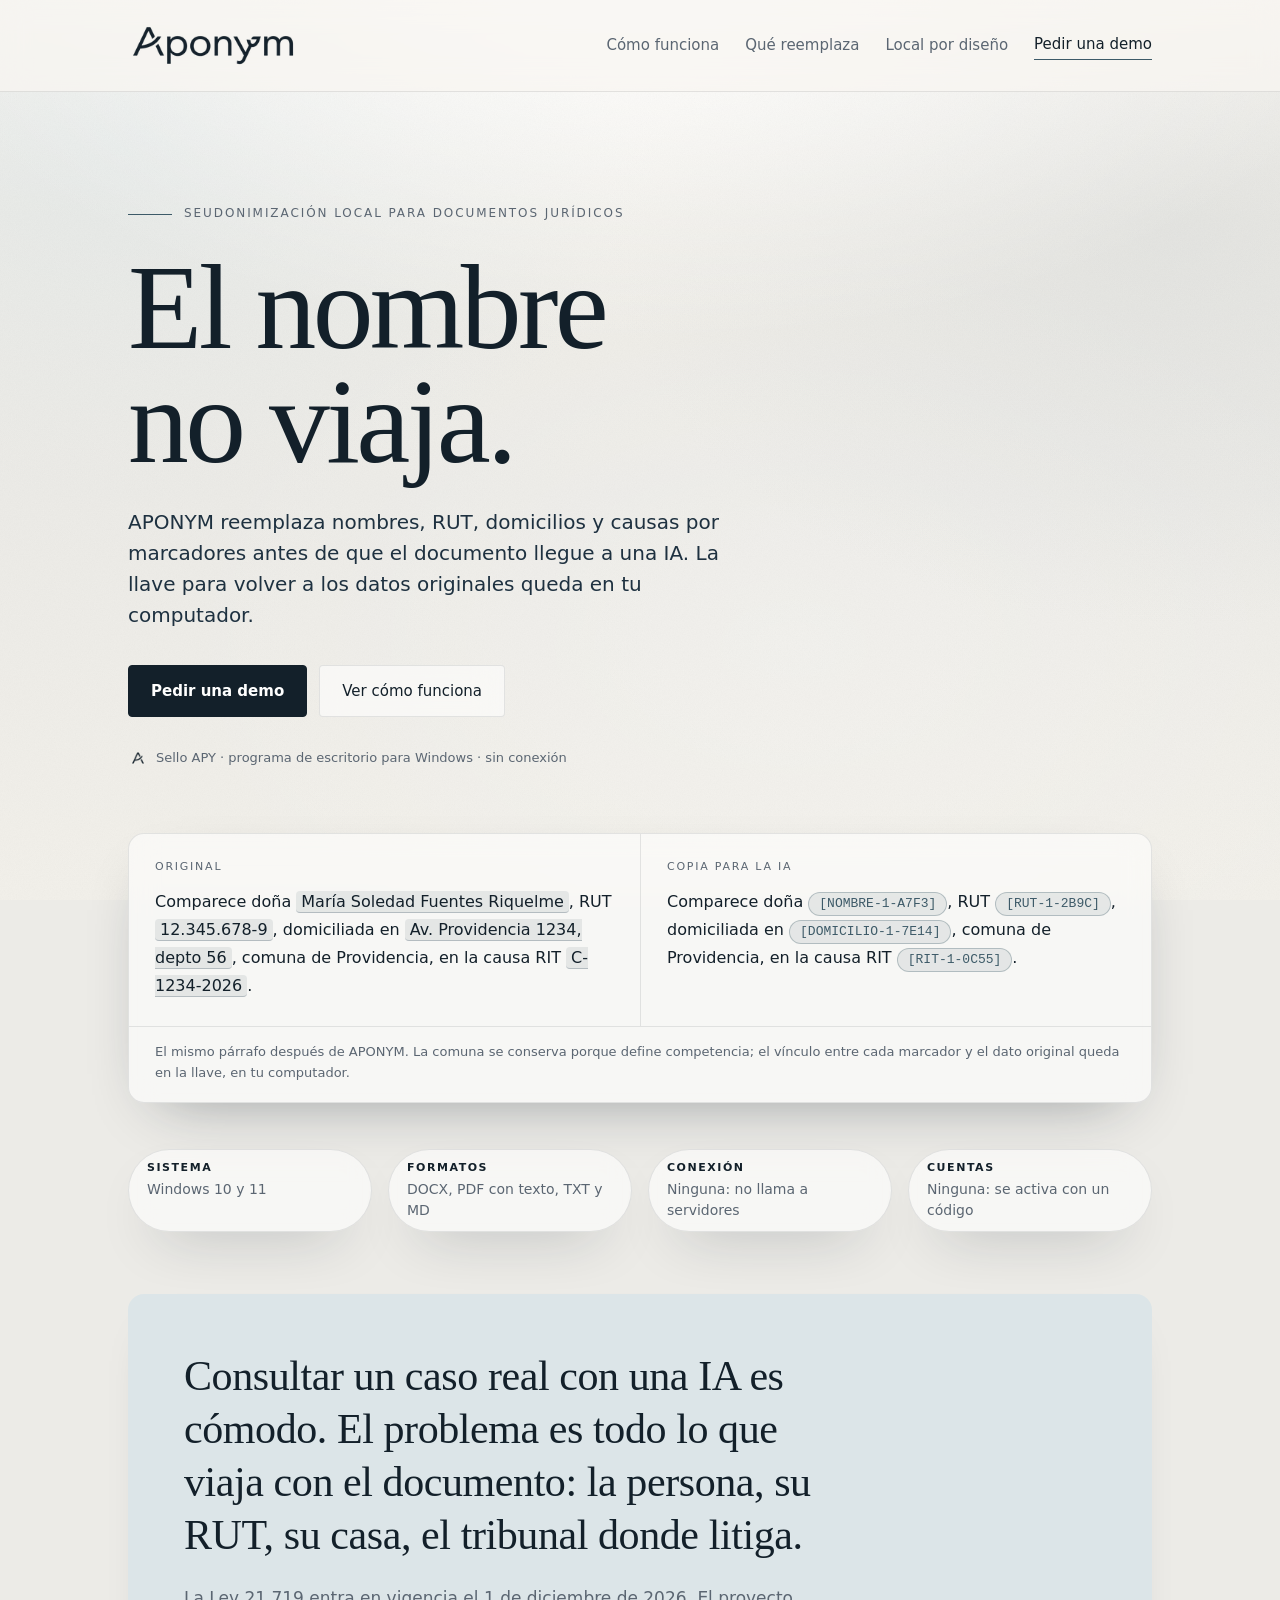
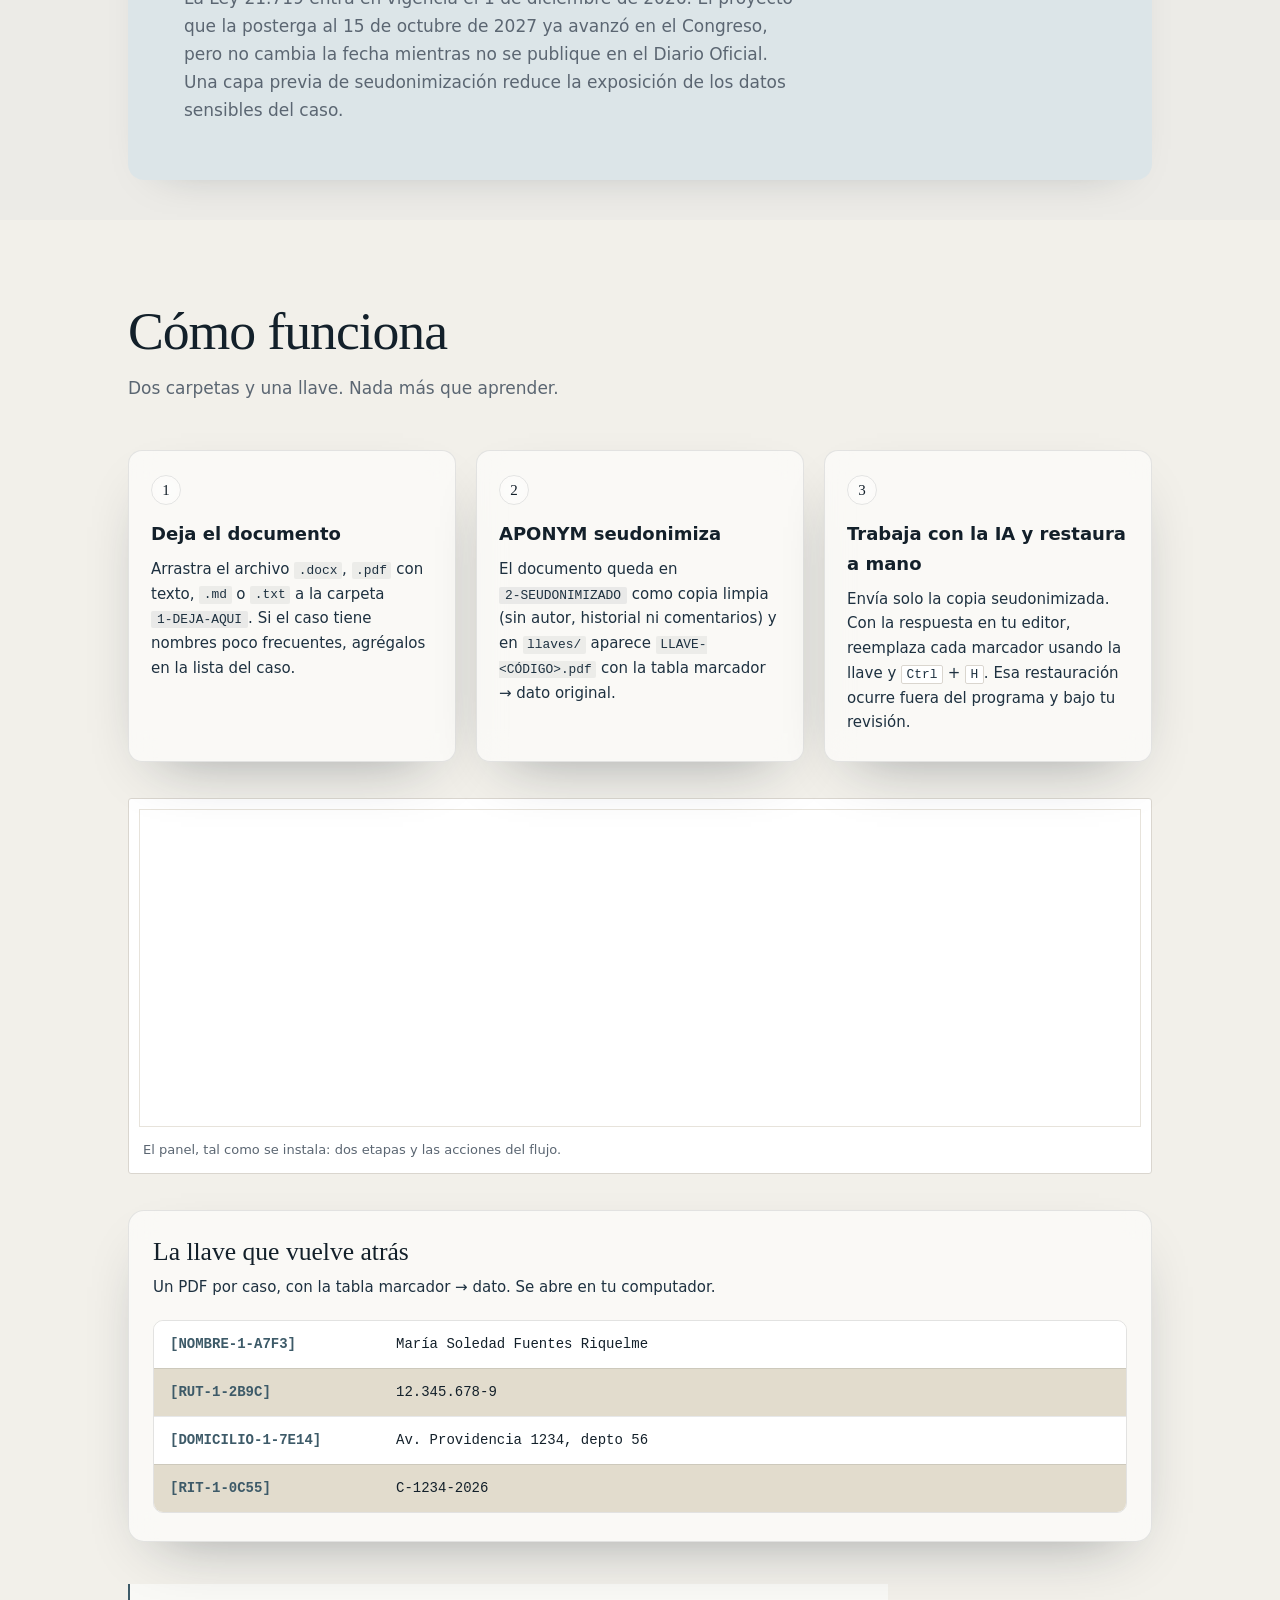
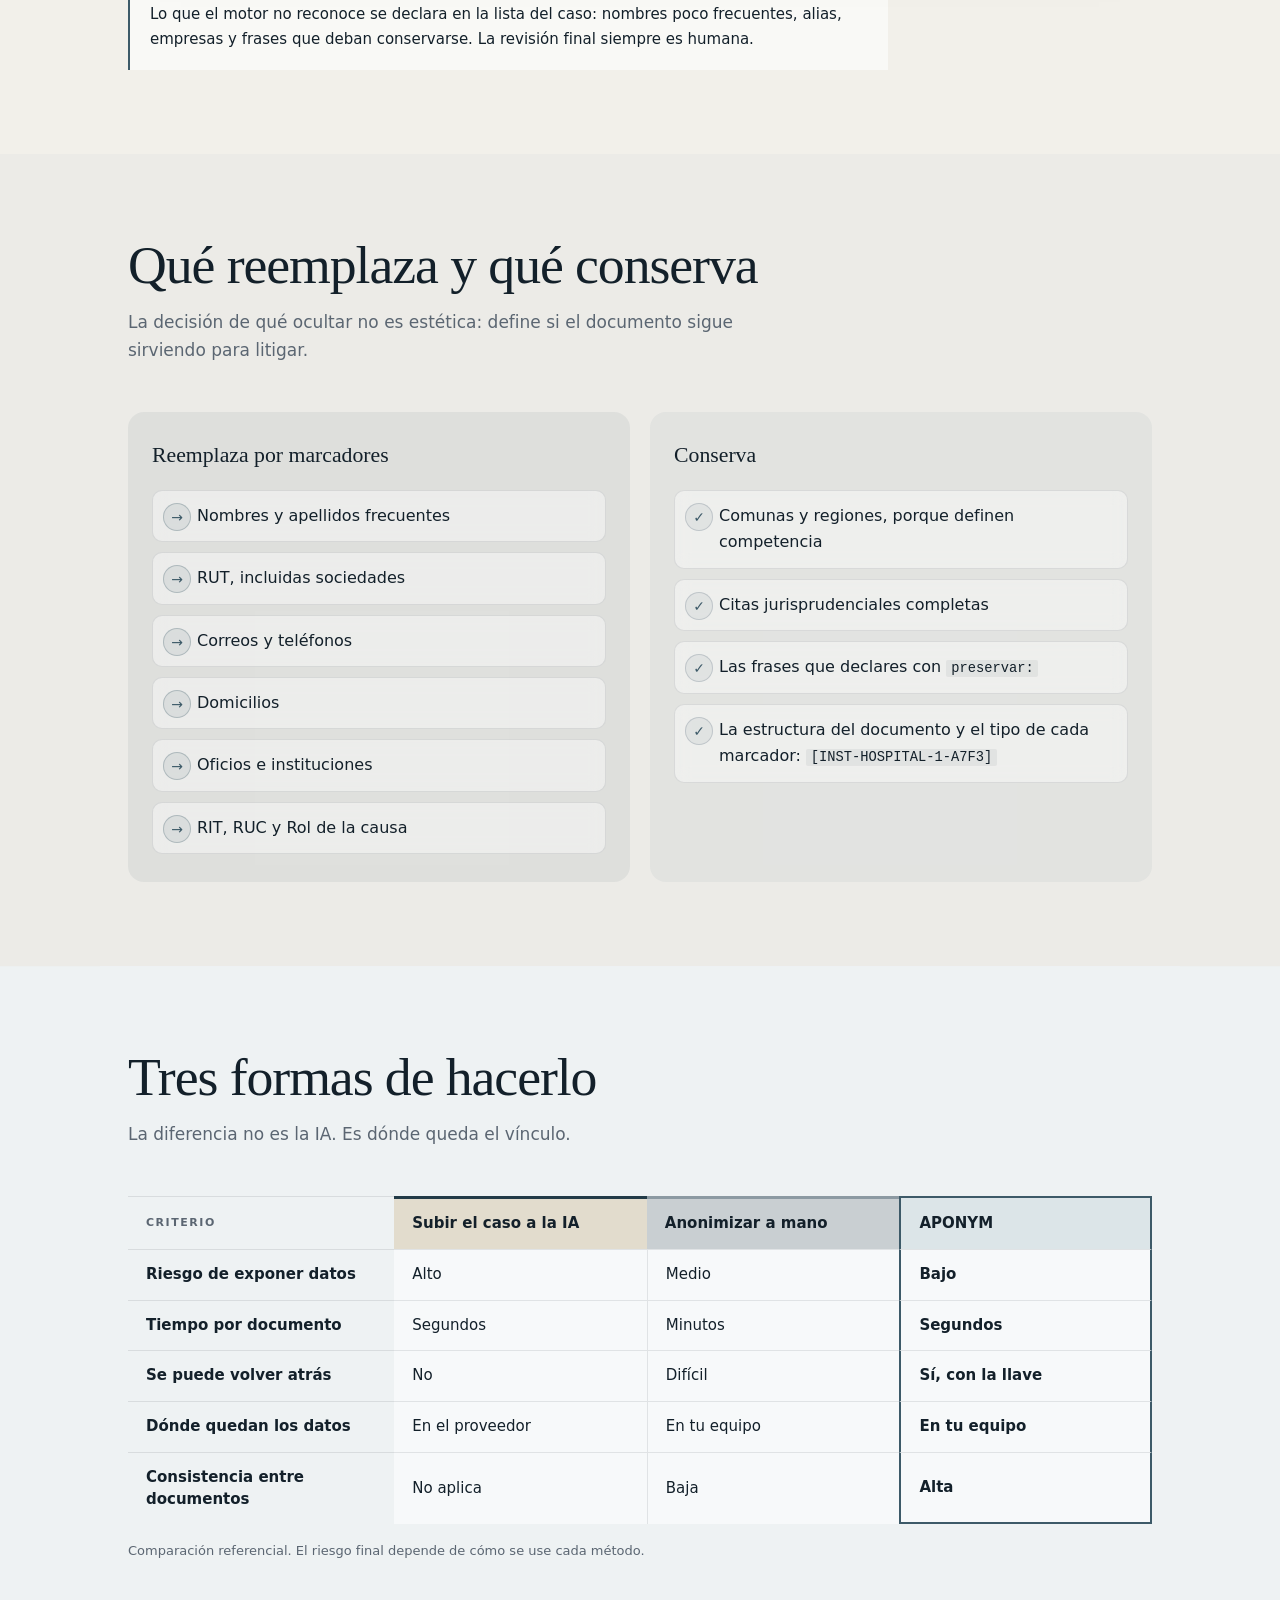
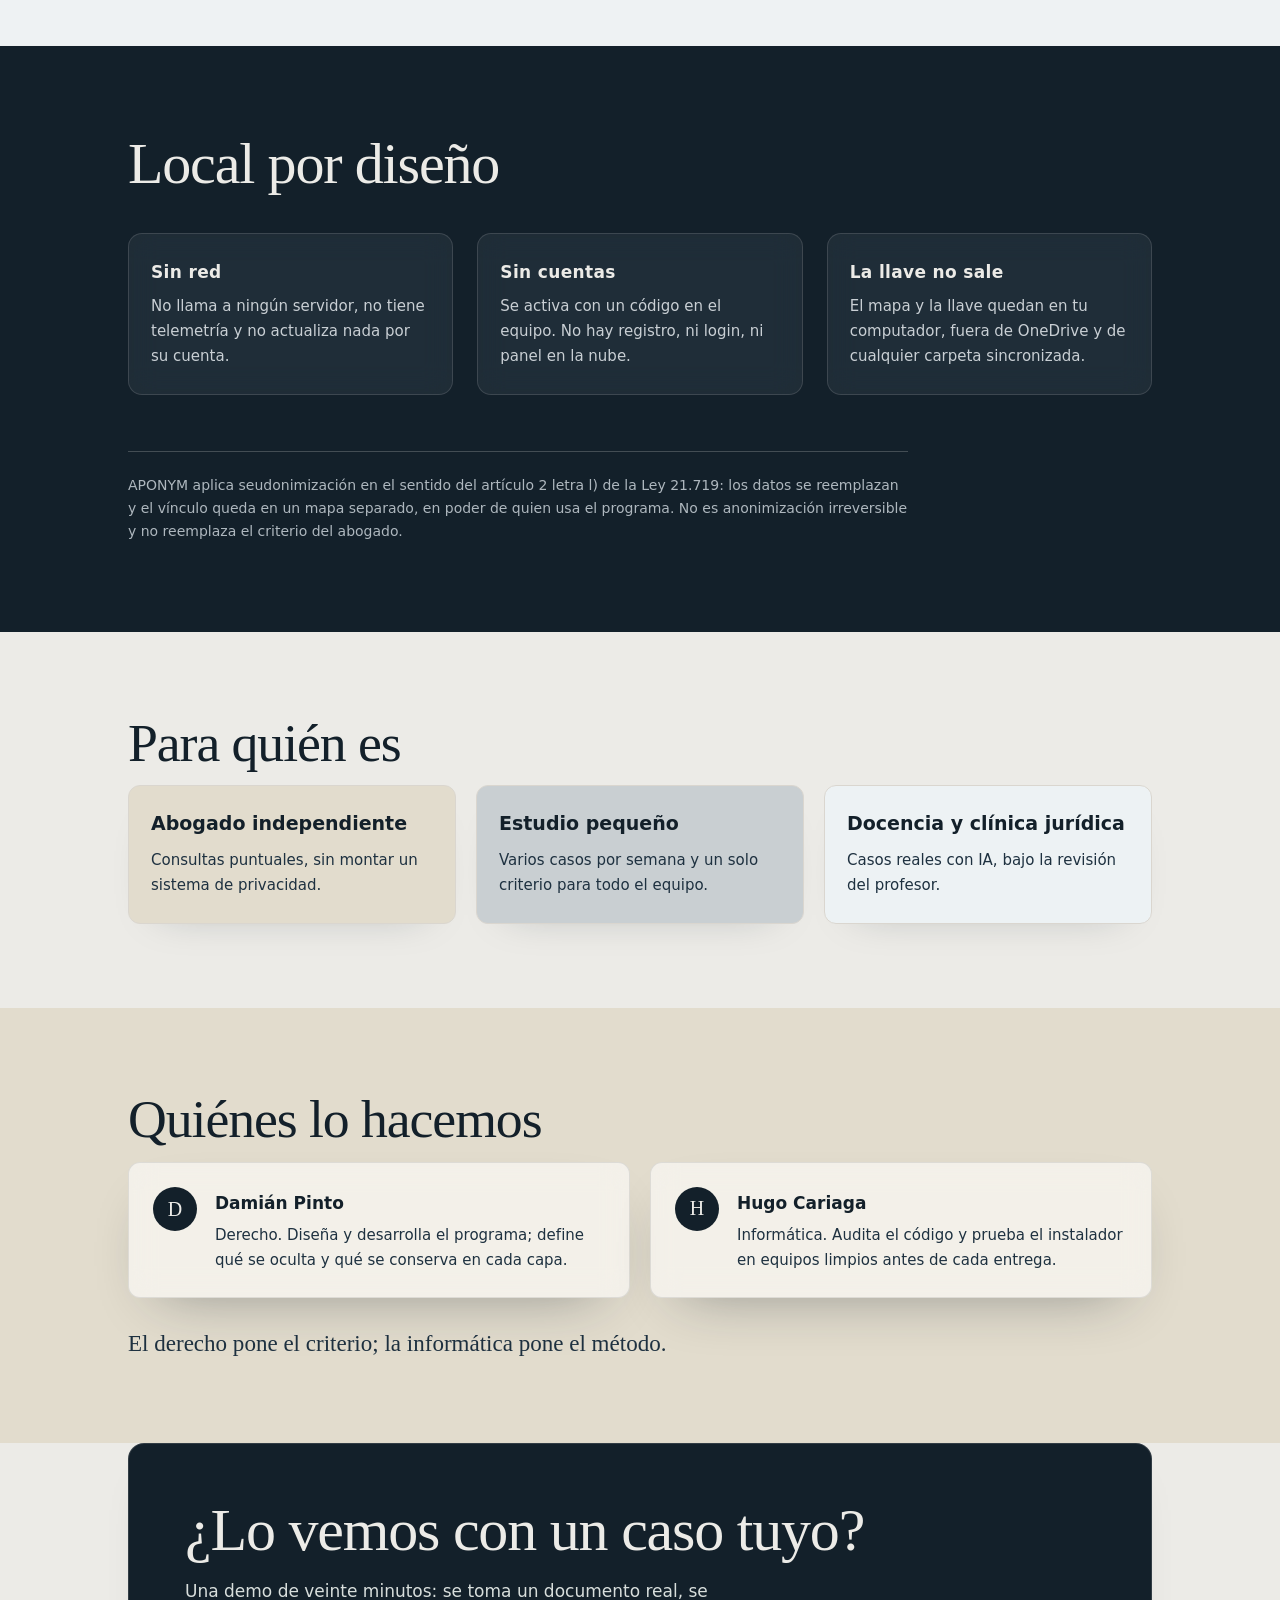
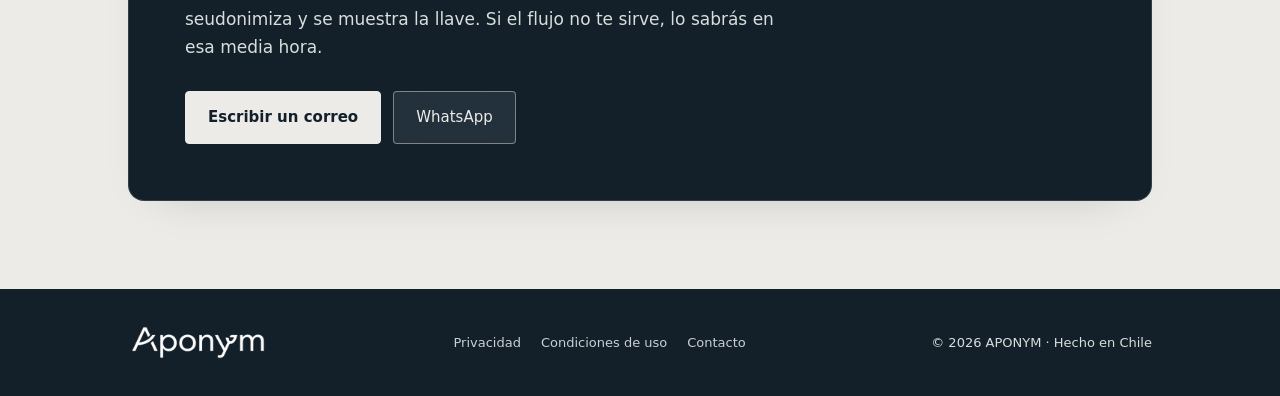
<file: index.html>
<!DOCTYPE html>
<html lang="es-CL">
<head>
  <meta charset="utf-8">
  <meta name="viewport" content="width=device-width, initial-scale=1">
  <title>APONYM — el nombre no viaja</title>
  <meta name="description" content="APONYM seudonimiza documentos jurídicos antes de pasarlos por una IA. Reemplaza nombres, RUT, domicilios y causas por marcadores y deja la llave en tu computador.">
  <meta property="og:type" content="website">
  <meta property="og:site_name" content="APONYM">
  <meta property="og:locale" content="es_CL">
  <meta property="og:title" content="APONYM — el nombre no viaja">
  <meta property="og:description" content="Seudonimización local para documentos jurídicos. La llave para volver a los datos originales queda en tu computador.">
  <meta property="og:url" content="https://aponym.cl/">
  <meta property="og:image" content="https://aponym.cl/assets/og.png">
  <meta property="og:image:width" content="1200">
  <meta property="og:image:height" content="630">
  <meta property="og:image:alt" content="APONYM: el nombre no viaja">
  <meta name="twitter:card" content="summary_large_image">
  <meta name="twitter:title" content="APONYM — el nombre no viaja">
  <meta name="twitter:description" content="Seudonimización local para documentos jurídicos. La llave queda en tu computador.">
  <meta name="twitter:image" content="https://aponym.cl/assets/og.png">
  <link rel="icon" href="assets/icono.png" sizes="256x256">
  <link rel="stylesheet" href="estilos.css">
</head>
<body>

  <header class="cabecera">
    <div class="contenedor cabecera__fila">
      <a class="marca" href="#inicio" aria-label="APONYM, ir al inicio">
        <img src="assets/logo-header.png" alt="APONYM" width="170" height="47">
      </a>
      <nav class="nav" aria-label="Secciones">
        <a href="#como-funciona">Cómo funciona</a>
        <a href="#reemplaza">Qué reemplaza</a>
        <a href="#local">Local por diseño</a>
        <a class="nav__cta" href="#contacto">Pedir una demo</a>
      </nav>
    </div>
  </header>

  <main id="inicio">

    <!-- 1. Hero -->
    <section class="hero contenedor">
      <p class="eyebrow"><span class="eyebrow__linea" aria-hidden="true"></span> Seudonimización local para documentos jurídicos</p>
      <h1 class="hero__titulo">El nombre<br>no viaja.</h1>
      <p class="hero__bajada">
        APONYM reemplaza nombres, RUT, domicilios y causas por marcadores antes de que
        el documento llegue a una IA. La llave para volver a los datos originales
        queda en tu computador.
      </p>
      <div class="hero__acciones">
        <a class="boton" href="#contacto">Pedir una demo</a>
        <a class="boton boton--fantasma vidrio" href="#como-funciona">Ver cómo funciona</a>
      </div>
      <p class="hero__sello">
        <img src="assets/isotipo.png" alt="" width="20" height="20" aria-hidden="true">
        <span>Sello APY · programa de escritorio para Windows · sin conexión</span>
      </p>
    </section>

    <!-- Prueba visual: antes / después -->
    <section class="comparativa contenedor" aria-labelledby="comparativa-titulo">
      <h2 id="comparativa-titulo" class="visualmente-oculto">El mismo documento antes y después de APONYM</h2>
      <figure class="comparativa__marco vidrio">
        <div class="comparativa__grid">
          <div class="comparativa__lado">
            <span class="comparativa__etiqueta">Original</span>
            <p class="comparativa__texto">
              Comparece doña <mark class="dato">María Soledad Fuentes Riquelme</mark>,
              RUT <mark class="dato">12.345.678-9</mark>, domiciliada en
              <mark class="dato">Av. Providencia 1234, depto 56</mark>, comuna de
              Providencia, en la causa RIT <mark class="dato">C-1234-2026</mark>.
            </p>
          </div>
          <div class="comparativa__lado">
            <span class="comparativa__etiqueta">Copia para la IA</span>
            <p class="comparativa__texto">
              Comparece doña <span class="marcador">[NOMBRE-1-A7F3]</span>,
              RUT <span class="marcador">[RUT-1-2B9C]</span>, domiciliada en
              <span class="marcador">[DOMICILIO-1-7E14]</span>, comuna de
              Providencia, en la causa RIT <span class="marcador">[RIT-1-0C55]</span>.
            </p>
          </div>
        </div>
        <figcaption class="comparativa__pie">
          El mismo párrafo después de APONYM. La comuna se conserva porque define
          competencia; el vínculo entre cada marcador y el dato original queda en la
          llave, en tu computador.
        </figcaption>
      </figure>
    </section>

    <!-- Ficha del producto -->
    <section class="ficha" aria-label="Requisitos y funcionamiento">
      <div class="contenedor ficha__grid">
        <div class="ficha__item vidrio">
          <b>Sistema</b>
          Windows 10 y 11
        </div>
        <div class="ficha__item vidrio">
          <b>Formatos</b>
          DOCX, PDF con texto, TXT y MD
        </div>
        <div class="ficha__item vidrio">
          <b>Conexión</b>
          Ninguna: no llama a servidores
        </div>
        <div class="ficha__item vidrio">
          <b>Cuentas</b>
          Ninguna: se activa con un código
        </div>
      </div>
    </section>

    <!-- 2. El problema -->
    <section class="problema contenedor">
      <p class="problema__texto">
        Consultar un caso real con una IA es cómodo. El problema es todo lo que viaja
        con el documento: la persona, su RUT, su casa, el tribunal donde litiga.
      </p>
      <p class="problema__nota">
        La Ley 21.719 entra en vigencia el 1 de diciembre de 2026. El proyecto que la posterga
        al 15 de octubre de 2027 ya avanzó en el Congreso, pero no cambia la fecha mientras no
        se publique en el Diario Oficial. Una capa previa de seudonimización reduce la
        exposición de los datos sensibles del caso.
      </p>
    </section>

    <!-- 3. Cómo funciona -->
    <section id="como-funciona" class="seccion contenedor franja franja--clara">
      <h2 class="seccion__titulo">Cómo funciona</h2>
      <p class="seccion__bajada">Dos carpetas y una llave. Nada más que aprender.</p>

      <ol class="pasos">
        <li class="paso vidrio">
          <span class="paso__numero" aria-hidden="true">1</span>
          <h3 class="paso__titulo">Deja el documento</h3>
          <p>Arrastra el archivo <code>.docx</code>, <code>.pdf</code> con texto, <code>.md</code> o
          <code>.txt</code> a la carpeta <code class="chip">1-DEJA-AQUI</code>. Si el caso tiene
          nombres poco frecuentes, agrégalos en la lista del caso.</p>
        </li>
        <li class="paso vidrio">
          <span class="paso__numero" aria-hidden="true">2</span>
          <h3 class="paso__titulo">APONYM seudonimiza</h3>
          <p>El documento queda en <code class="chip">2-SEUDONIMIZADO</code> como copia limpia
          (sin autor, historial ni comentarios) y en <code>llaves/</code> aparece
          <code>LLAVE-&lt;CÓDIGO&gt;.pdf</code> con la tabla marcador → dato original.</p>
        </li>
        <li class="paso vidrio">
          <span class="paso__numero" aria-hidden="true">3</span>
          <h3 class="paso__titulo">Trabaja con la IA y restaura a mano</h3>
          <p>Envía solo la copia seudonimizada. Con la respuesta en tu editor, reemplaza cada
          marcador usando la llave y <kbd>Ctrl</kbd> + <kbd>H</kbd>. Esa restauración ocurre
          fuera del programa y bajo tu revisión.</p>
        </li>
      </ol>

      <div class="captura">
        <figure class="captura__marco">
          <picture>
            <source media="(max-width: 640px)" srcset="assets/panel-mobile.png">
            <img src="assets/panel.png" alt="Panel de APONYM en Windows con las dos etapas del flujo y la fila de acciones." width="1000" height="316" loading="lazy" decoding="async">
          </picture>
          <figcaption>El panel, tal como se instala: dos etapas y las acciones del flujo.</figcaption>
        </figure>
      </div>

      <div class="llave vidrio">
        <h3 class="llave__titulo">La llave que vuelve atrás</h3>
        <p class="llave__bajada">Un PDF por caso, con la tabla marcador → dato. Se abre en tu computador.</p>
        <dl class="llave__filas">
          <div class="llave__fila"><dt>[NOMBRE-1-A7F3]</dt><dd>María Soledad Fuentes Riquelme</dd></div>
          <div class="llave__fila"><dt>[RUT-1-2B9C]</dt><dd>12.345.678-9</dd></div>
          <div class="llave__fila"><dt>[DOMICILIO-1-7E14]</dt><dd>Av. Providencia 1234, depto 56</dd></div>
          <div class="llave__fila"><dt>[RIT-1-0C55]</dt><dd>C-1234-2026</dd></div>
        </dl>
      </div>

      <p class="seccion__alerta">
        Lo que el motor no reconoce se declara en la lista del caso: nombres poco frecuentes,
        alias, empresas y frases que deban conservarse. La revisión final siempre es humana.
      </p>
    </section>

    <!-- 4. Qué reemplaza / qué conserva -->
    <section id="reemplaza" class="seccion seccion--tarjetas contenedor">
      <h2 class="seccion__titulo">Qué reemplaza y qué conserva</h2>
      <p class="seccion__bajada">La decisión de qué ocultar no es estética: define si el documento sigue
        sirviendo para litigar.</p>

      <div class="dos-columnas">
        <div class="columna">
          <h3 class="columna__titulo">Reemplaza por marcadores</h3>
          <ul class="lista lista--tacha">
            <li>Nombres y apellidos frecuentes</li>
            <li>RUT, incluidas sociedades</li>
            <li>Correos y teléfonos</li>
            <li>Domicilios</li>
            <li>Oficios e instituciones</li>
            <li>RIT, RUC y Rol de la causa</li>
          </ul>
        </div>
        <div class="columna">
          <h3 class="columna__titulo">Conserva</h3>
          <ul class="lista lista--check">
            <li>Comunas y regiones, porque definen competencia</li>
            <li>Citas jurisprudenciales completas</li>
            <li>Las frases que declares con <code>preservar:</code></li>
            <li>La estructura del documento y el tipo de cada marcador: <code>[INST-HOSPITAL-1-A7F3]</code></li>
          </ul>
        </div>
      </div>
    </section>

    <!-- 4b. Tres formas de hacerlo -->
    <section id="comparacion" class="seccion contenedor franja franja--fria" aria-labelledby="comparacion-titulo">
      <h2 id="comparacion-titulo" class="seccion__titulo">Tres formas de hacerlo</h2>
      <p class="seccion__bajada">La diferencia no es la IA. Es dónde queda el vínculo.</p>

      <table class="tabla">
        <caption class="visualmente-oculto">Comparación de tres formas de usar IA con documentos jurídicos</caption>
        <thead>
          <tr>
            <th scope="col" class="t-criterio">Criterio</th>
            <th scope="col" class="t-riesgo">Subir el caso a la IA</th>
            <th scope="col" class="t-manual">Anonimizar a mano</th>
            <th scope="col" class="t-aponym">APONYM</th>
          </tr>
        </thead>
        <tbody>
            <tr>
              <th scope="row">Riesgo de exponer datos</th>
              <td data-criterio="Riesgo de exponer datos">Alto</td>
              <td data-criterio="Riesgo de exponer datos">Medio</td>
              <td data-criterio="Riesgo de exponer datos" class="col-ap">Bajo</td>
            </tr>
            <tr>
              <th scope="row">Tiempo por documento</th>
              <td data-criterio="Tiempo por documento">Segundos</td>
              <td data-criterio="Tiempo por documento">Minutos</td>
              <td data-criterio="Tiempo por documento" class="col-ap">Segundos</td>
            </tr>
            <tr>
              <th scope="row">Se puede volver atrás</th>
              <td data-criterio="Se puede volver atrás">No</td>
              <td data-criterio="Se puede volver atrás">Difícil</td>
              <td data-criterio="Se puede volver atrás" class="col-ap">Sí, con la llave</td>
            </tr>
            <tr>
              <th scope="row">Dónde quedan los datos</th>
              <td data-criterio="Dónde quedan los datos">En el proveedor</td>
              <td data-criterio="Dónde quedan los datos">En tu equipo</td>
              <td data-criterio="Dónde quedan los datos" class="col-ap">En tu equipo</td>
            </tr>
            <tr class="fila-fin">
              <th scope="row">Consistencia entre documentos</th>
              <td data-criterio="Consistencia entre documentos">No aplica</td>
              <td data-criterio="Consistencia entre documentos">Baja</td>
              <td data-criterio="Consistencia entre documentos" class="col-ap">Alta</td>
            </tr>
        </tbody>
      </table>
      <p class="tabla__nota">Comparación referencial. El riesgo final depende de cómo se use cada método.</p>
    </section>

    <!-- 5. Local por diseño -->
    <section id="local" class="banda">
      <div class="contenedor">
        <h2 class="banda__titulo">Local por diseño</h2>
        <div class="banda__grid">
          <div class="vidrio--oscuro">
            <h3>Sin red</h3>
            <p>No llama a ningún servidor, no tiene telemetría y no actualiza nada por su cuenta.</p>
          </div>
          <div class="vidrio--oscuro">
            <h3>Sin cuentas</h3>
            <p>Se activa con un código en el equipo. No hay registro, ni login, ni panel en la nube.</p>
          </div>
          <div class="vidrio--oscuro">
            <h3>La llave no sale</h3>
            <p>El mapa y la llave quedan en tu computador, fuera de OneDrive y de cualquier carpeta
              sincronizada.</p>
          </div>
        </div>
        <p class="banda__nota">
          APONYM aplica seudonimización en el sentido del artículo 2 letra l) de la Ley 21.719:
          los datos se reemplazan y el vínculo queda en un mapa separado, en poder de quien usa el
          programa. No es anonimización irreversible y no reemplaza el criterio del abogado.
        </p>
      </div>
    </section>

    <!-- 5b. Para quién -->
    <section class="seccion contenedor" aria-labelledby="publico-titulo">
      <h2 id="publico-titulo" class="seccion__titulo">Para quién es</h2>
      <div class="publico">
        <div class="publico__tarjeta publico__tarjeta--ocre">
          <h3>Abogado independiente</h3>
          <p>Consultas puntuales, sin montar un sistema de privacidad.</p>
        </div>
        <div class="publico__tarjeta publico__tarjeta--verde">
          <h3>Estudio pequeño</h3>
          <p>Varios casos por semana y un solo criterio para todo el equipo.</p>
        </div>
        <div class="publico__tarjeta publico__tarjeta--teal">
          <h3>Docencia y clínica jurídica</h3>
          <p>Casos reales con IA, bajo la revisión del profesor.</p>
        </div>
      </div>
    </section>

    <!-- 6. Equipo -->
    <section class="equipo-seccion">
    <div class="seccion contenedor">
      <h2 class="seccion__titulo">Quiénes lo hacemos</h2>
      <div class="equipo">
        <div class="persona vidrio">
          <span class="persona__inicial" aria-hidden="true">D</span>
          <div>
            <h3>Damián Pinto</h3>
            <p>Derecho. Diseña y desarrolla el programa; define qué se oculta y qué se conserva
              en cada capa.</p>
          </div>
        </div>
        <div class="persona vidrio">
          <span class="persona__inicial" aria-hidden="true">H</span>
          <div>
            <h3>Hugo Cariaga</h3>
            <p>Informática. Audita el código y prueba el instalador en equipos limpios antes de
              cada entrega.</p>
          </div>
        </div>
      </div>
      <p class="equipo__frase">El derecho pone el criterio; la informática pone el método.</p>
    </div>
    </section>

    <!-- 7. Contacto -->
    <section id="contacto" class="contacto contenedor vidrio">
      <h2 class="contacto__titulo">¿Lo vemos con un caso tuyo?</h2>
      <p class="contacto__texto">
        Una demo de veinte minutos: se toma un documento real, se seudonimiza y se muestra la
        llave. Si el flujo no te sirve, lo sabrás en esa media hora.
      </p>
      <div class="contacto__acciones">
        <a class="boton" href="mailto:dpintovillaseca@gmail.com?subject=Demo%20APONYM">Escribir un correo</a>
        <a class="boton boton--fantasma vidrio" href="https://wa.me/56950669232">WhatsApp</a>
      </div>
    </section>

  </main>

  <footer class="pie">
    <div class="contenedor pie__fila">
      <img src="assets/logo-claro.png" alt="APONYM" width="140" height="39">
      <nav class="pie__nav" aria-label="Legal">
        <a href="privacidad.html">Privacidad</a>
        <a href="eula.html">Condiciones de uso</a>
        <a href="mailto:dpintovillaseca@gmail.com">Contacto</a>
      </nav>
      <p class="pie__legal">© 2026 APONYM · Hecho en Chile</p>
    </div>
  </footer>

</body>
</html>
</file>
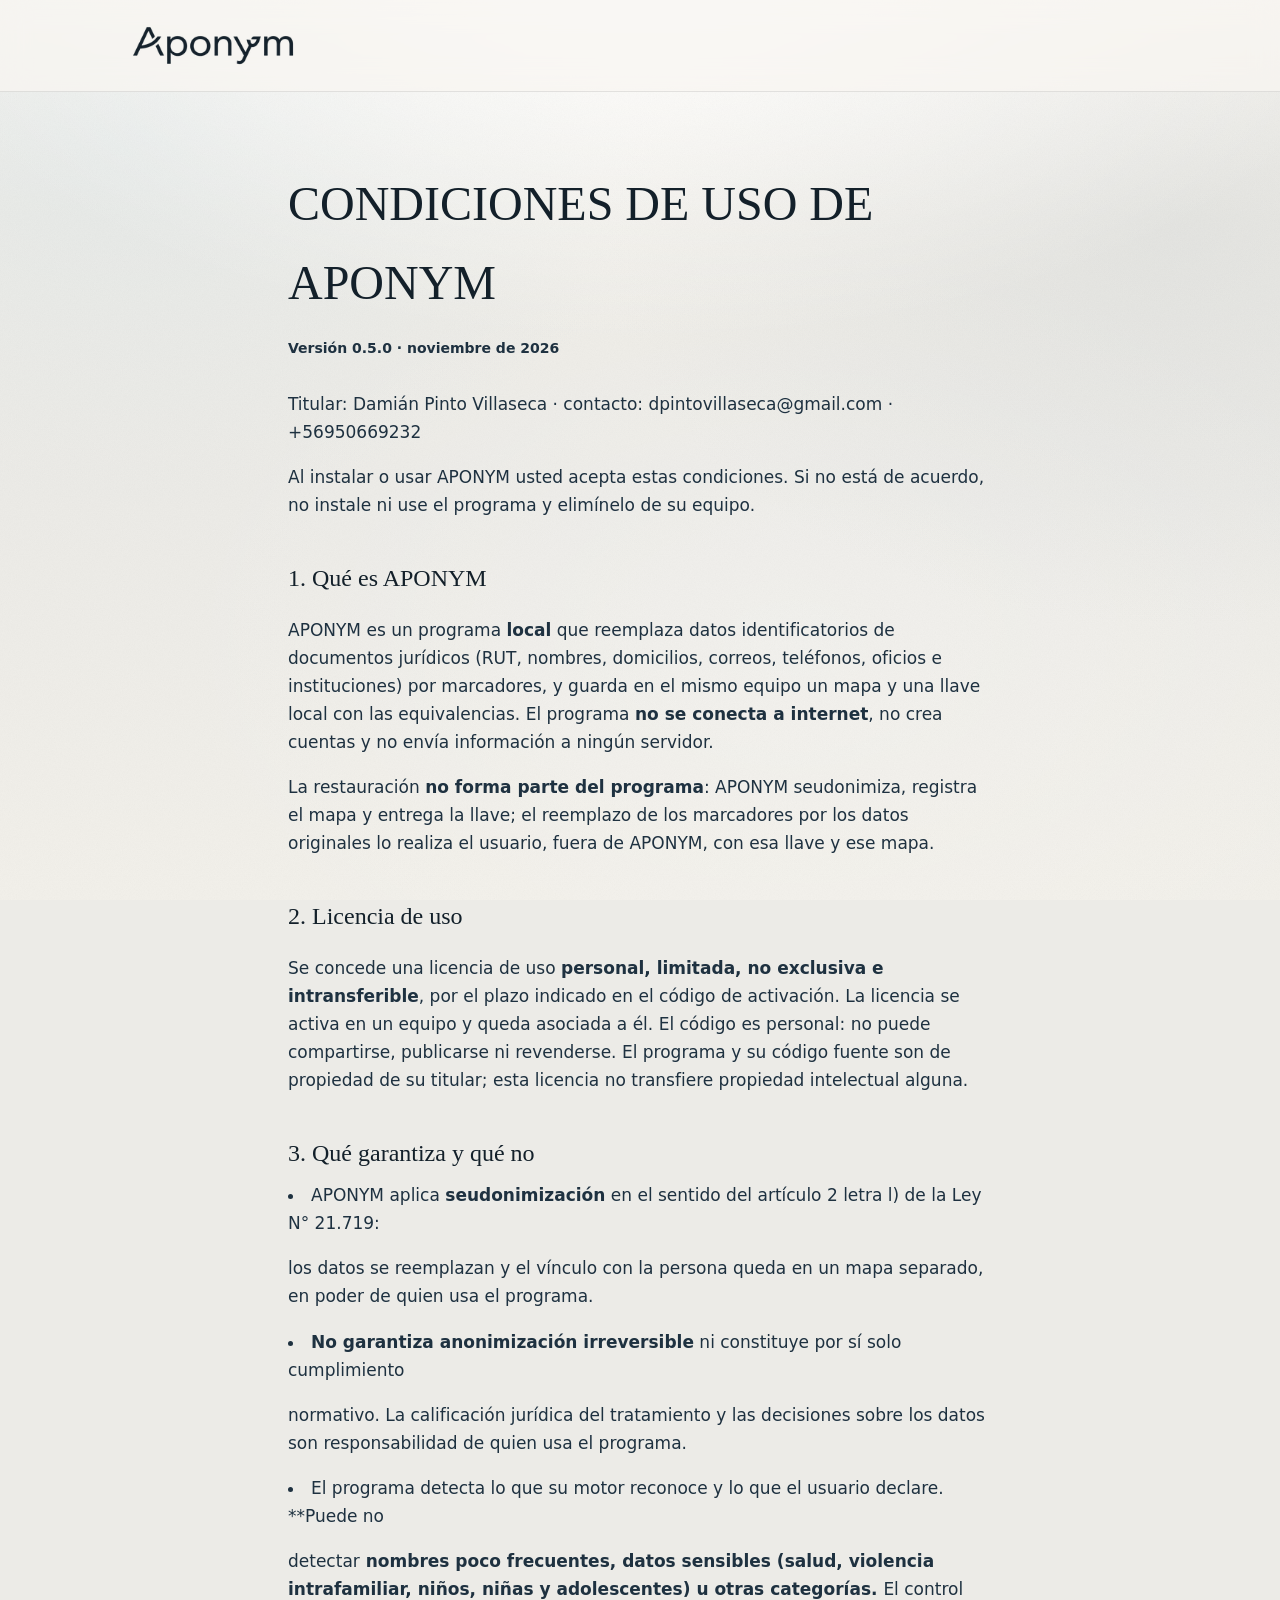
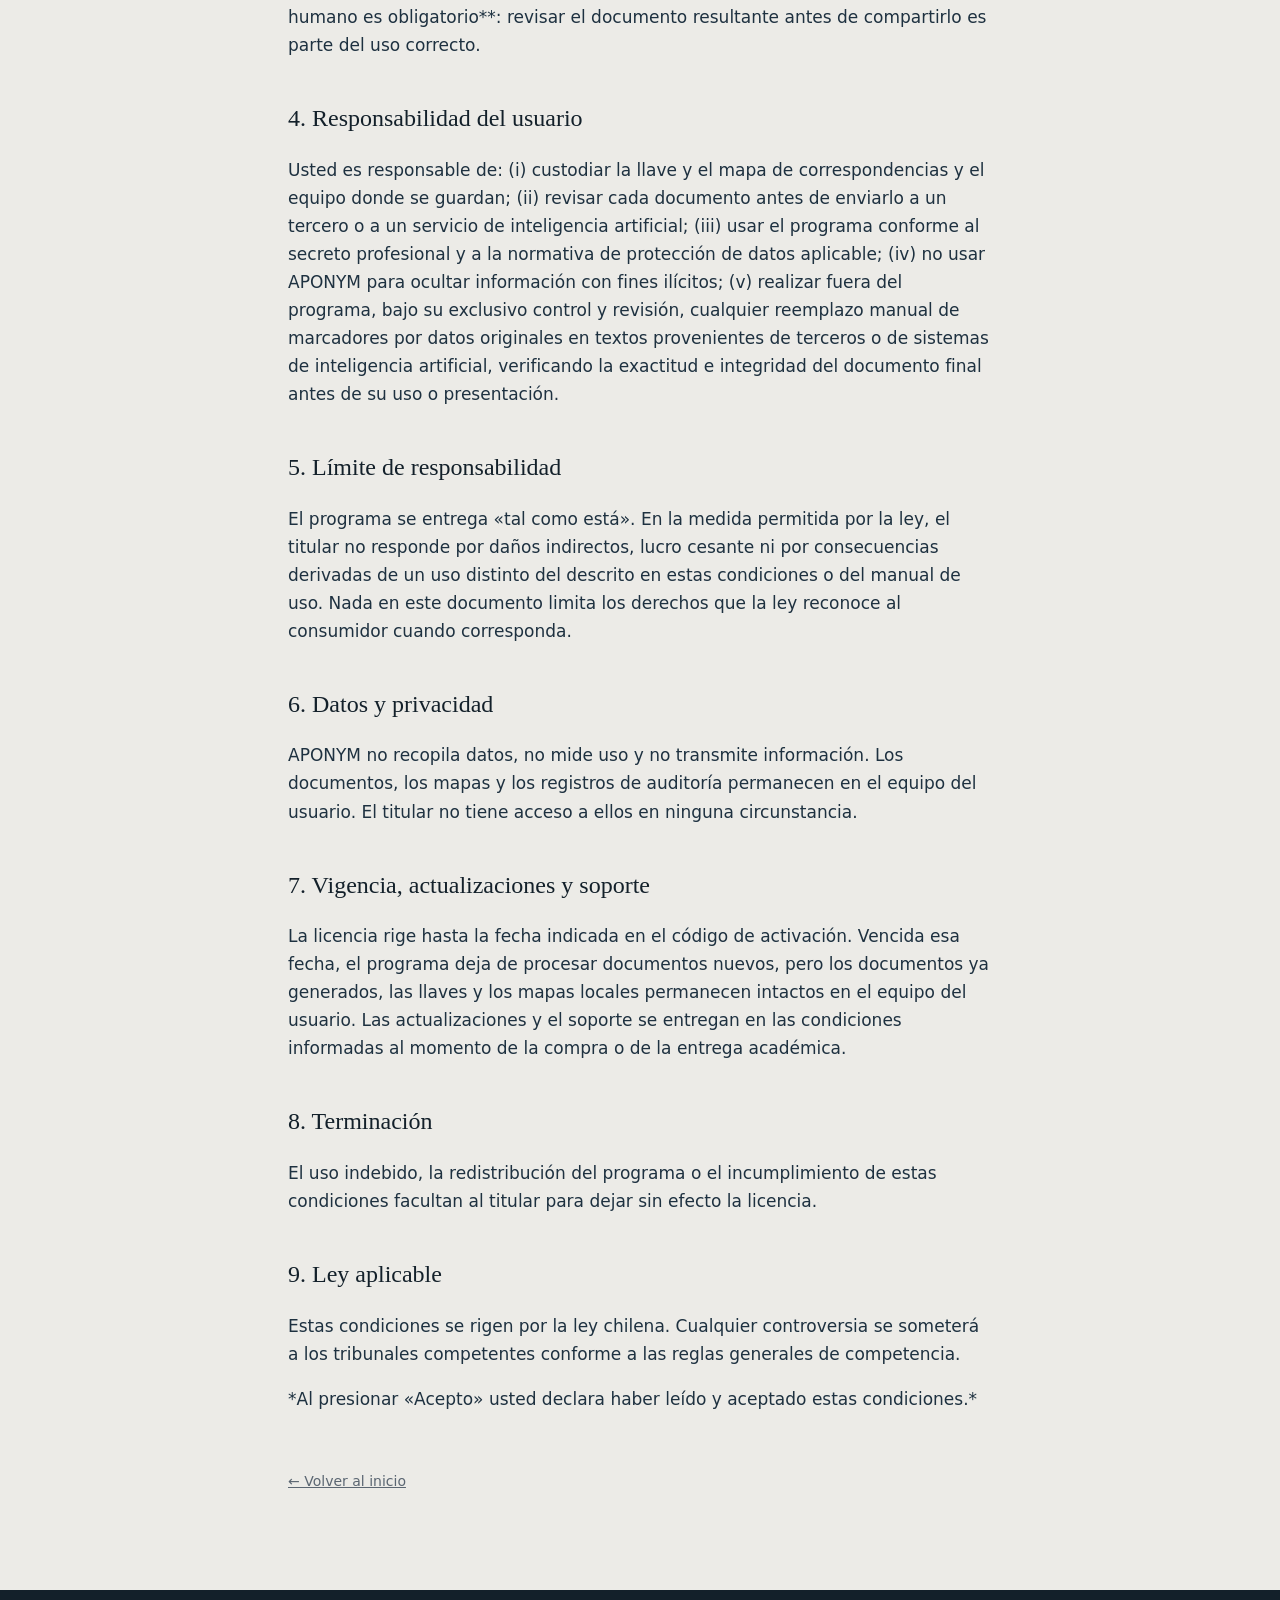
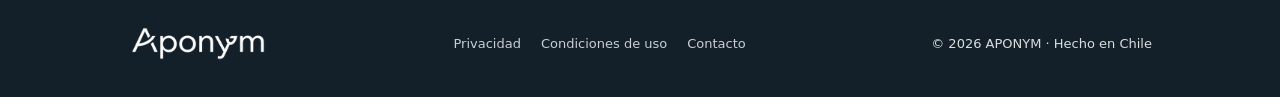
<file: eula.html>
<!DOCTYPE html>
<html lang="es-CL">
<head>
  <meta charset="utf-8">
  <meta name="viewport" content="width=device-width, initial-scale=1">
  <title>Condiciones de uso — APONYM</title>
  <meta name="description" content="Condiciones de uso de APONYM.">
  <link rel="icon" href="assets/icono.png" sizes="256x256">
  <link rel="stylesheet" href="estilos.css">
  <style>
    .legal { max-width: 760px; padding-top: 72px; padding-bottom: 96px; }
    .legal h1 { font-family: var(--serif); font-weight: 400; font-size: clamp(32px, 4.2vw, 48px); margin: 0 0 8px; }
    .legal h2 { font-family: var(--serif); font-weight: 400; font-size: 24px; margin: 40px 0 8px; }
    .legal p, .legal li { color: var(--tinta-suave); }
    .legal__sub { color: var(--muted); font-size: 14px; margin-bottom: 30px; }
    .volver { display: inline-block; margin-top: 40px; font-size: 14px; color: var(--muted); }
  </style>
</head>
<body>
  <header class="cabecera">
    <div class="contenedor cabecera__fila">
      <a class="marca" href="index.html" aria-label="APONYM, volver al inicio">
        <img src="assets/logo-header.png" alt="APONYM" width="170" height="47">
      </a>
    </div>
  </header>
  <main class="contenedor legal">
      <h1>CONDICIONES DE USO DE APONYM</h1>
      <p class="legal__sub"><strong>Versión 0.5.0 · noviembre de 2026</strong></p>
      <p>Titular: Damián Pinto Villaseca · contacto: dpintovillaseca@gmail.com · +56950669232</p>
      <p>Al instalar o usar APONYM usted acepta estas condiciones. Si no está de acuerdo, no instale ni use el programa y elimínelo de su equipo.</p>
      <h2>1. Qué es APONYM</h2>
      <p>APONYM es un programa <strong>local</strong> que reemplaza datos identificatorios de documentos jurídicos (RUT, nombres, domicilios, correos, teléfonos, oficios e instituciones) por marcadores, y guarda en el mismo equipo un mapa y una llave local con las equivalencias. El programa <strong>no se conecta a internet</strong>, no crea cuentas y no envía información a ningún servidor.</p>
      <p>La restauración <strong>no forma parte del programa</strong>: APONYM seudonimiza, registra el mapa y entrega la llave; el reemplazo de los marcadores por los datos originales lo realiza el usuario, fuera de APONYM, con esa llave y ese mapa.</p>
      <h2>2. Licencia de uso</h2>
      <p>Se concede una licencia de uso <strong>personal, limitada, no exclusiva e intransferible</strong>, por el plazo indicado en el código de activación. La licencia se activa en un equipo y queda asociada a él. El código es personal: no puede compartirse, publicarse ni revenderse. El programa y su código fuente son de propiedad de su titular; esta licencia no transfiere propiedad intelectual alguna.</p>
      <h2>3. Qué garantiza y qué no</h2>
      <li>APONYM aplica <strong>seudonimización</strong> en el sentido del artículo 2 letra l) de la Ley N° 21.719:</li>
      <p>los datos se reemplazan y el vínculo con la persona queda en un mapa separado, en poder de quien usa el programa.</p>
      <li><strong>No garantiza anonimización irreversible</strong> ni constituye por sí solo cumplimiento</li>
      <p>normativo. La calificación jurídica del tratamiento y las decisiones sobre los datos son responsabilidad de quien usa el programa.</p>
      <li>El programa detecta lo que su motor reconoce y lo que el usuario declare. **Puede no</li>
      <p>detectar<strong> nombres poco frecuentes, datos sensibles (salud, violencia intrafamiliar, niños, niñas y adolescentes) u otras categorías. </strong>El control humano es obligatorio**: revisar el documento resultante antes de compartirlo es parte del uso correcto.</p>
      <h2>4. Responsabilidad del usuario</h2>
      <p>Usted es responsable de: (i) custodiar la llave y el mapa de correspondencias y el equipo donde se guardan; (ii) revisar cada documento antes de enviarlo a un tercero o a un servicio de inteligencia artificial; (iii) usar el programa conforme al secreto profesional y a la normativa de protección de datos aplicable; (iv) no usar APONYM para ocultar información con fines ilícitos; (v) realizar fuera del programa, bajo su exclusivo control y revisión, cualquier reemplazo manual de marcadores por datos originales en textos provenientes de terceros o de sistemas de inteligencia artificial, verificando la exactitud e integridad del documento final antes de su uso o presentación.</p>
      <h2>5. Límite de responsabilidad</h2>
      <p>El programa se entrega «tal como está». En la medida permitida por la ley, el titular no responde por daños indirectos, lucro cesante ni por consecuencias derivadas de un uso distinto del descrito en estas condiciones o del manual de uso. Nada en este documento limita los derechos que la ley reconoce al consumidor cuando corresponda.</p>
      <h2>6. Datos y privacidad</h2>
      <p>APONYM no recopila datos, no mide uso y no transmite información. Los documentos, los mapas y los registros de auditoría permanecen en el equipo del usuario. El titular no tiene acceso a ellos en ninguna circunstancia.</p>
      <h2>7. Vigencia, actualizaciones y soporte</h2>
      <p>La licencia rige hasta la fecha indicada en el código de activación. Vencida esa fecha, el programa deja de procesar documentos nuevos, pero los documentos ya generados, las llaves y los mapas locales permanecen intactos en el equipo del usuario. Las actualizaciones y el soporte se entregan en las condiciones informadas al momento de la compra o de la entrega académica.</p>
      <h2>8. Terminación</h2>
      <p>El uso indebido, la redistribución del programa o el incumplimiento de estas condiciones facultan al titular para dejar sin efecto la licencia.</p>
      <h2>9. Ley aplicable</h2>
      <p>Estas condiciones se rigen por la ley chilena. Cualquier controversia se someterá a los tribunales competentes conforme a las reglas generales de competencia.</p>
      <p>*Al presionar «Acepto» usted declara haber leído y aceptado estas condiciones.*</p>
    <a class="volver" href="index.html">← Volver al inicio</a>
  </main>
  <footer class="pie">
    <div class="contenedor pie__fila">
      <img src="assets/logo-claro.png" alt="APONYM" width="140" height="39">
      <nav class="pie__nav" aria-label="Legal">
        <a href="privacidad.html">Privacidad</a>
        <a href="eula.html">Condiciones de uso</a>
        <a href="mailto:dpintovillaseca@gmail.com">Contacto</a>
      </nav>
      <p class="pie__legal">© 2026 APONYM · Hecho en Chile</p>
    </div>
  </footer>
</body>
</html>
</file>
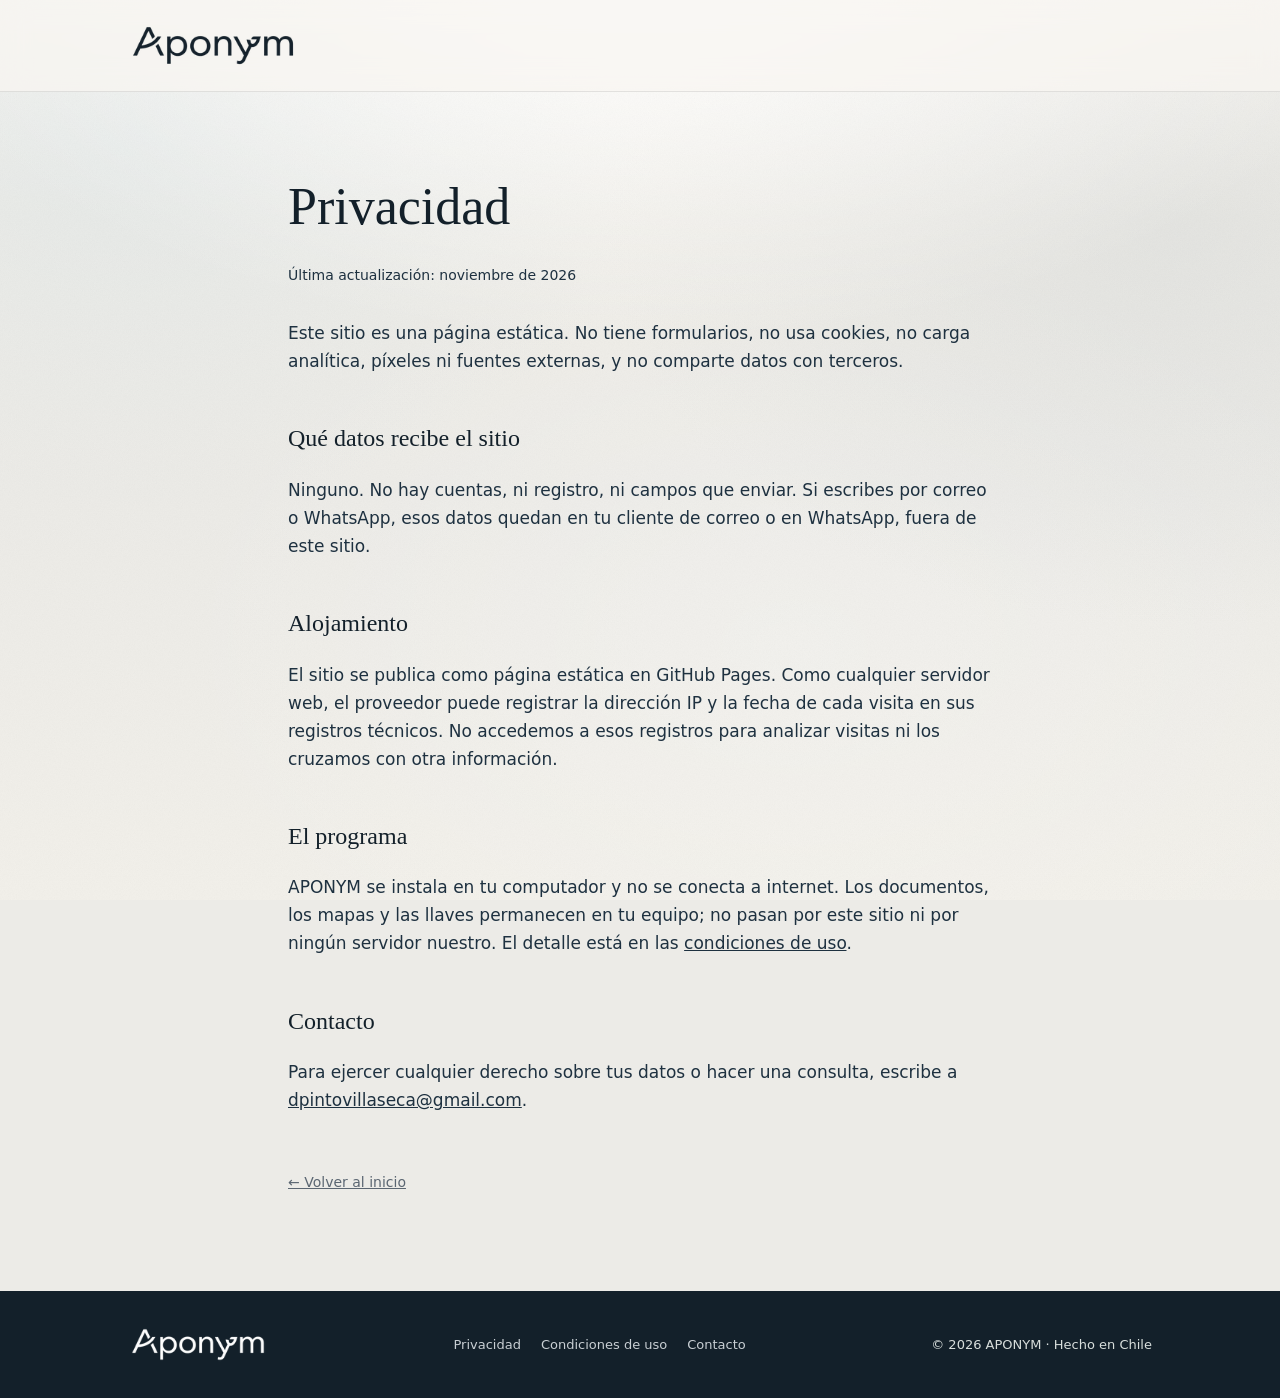
<file: privacidad.html>
<!DOCTYPE html>
<html lang="es-CL">
<head>
  <meta charset="utf-8">
  <meta name="viewport" content="width=device-width, initial-scale=1">
  <title>Privacidad — APONYM</title>
  <meta name="description" content="Qué datos recibe este sitio: ninguno. Sin cookies, sin analítica, sin formularios y sin terceros.">
  <link rel="icon" href="assets/icono.png" sizes="256x256">
  <link rel="stylesheet" href="estilos.css">
  <style>
    .legal { max-width: 760px; padding-top: 72px; padding-bottom: 96px; }
    .legal h1 { font-family: var(--serif); font-weight: 400; font-size: clamp(34px, 4.4vw, 52px); margin: 0 0 10px; }
    .legal h2 { font-family: var(--serif); font-weight: 400; font-size: 24px; margin: 44px 0 10px; }
    .legal p, .legal li { color: var(--tinta-suave); }
    .legal ul { padding-left: 20px; }
    .legal__fecha { color: var(--muted); font-size: 14px; margin-bottom: 32px; }
    .volver { display: inline-block; margin-top: 40px; font-size: 14px; color: var(--muted); }
  </style>
</head>
<body>
  <header class="cabecera">
    <div class="contenedor cabecera__fila">
      <a class="marca" href="index.html" aria-label="APONYM, volver al inicio">
        <img src="assets/logo-header.png" alt="APONYM" width="170" height="47">
      </a>
    </div>
  </header>

  <main class="contenedor legal">
    <h1>Privacidad</h1>
    <p class="legal__fecha">Última actualización: noviembre de 2026</p>

    <p>Este sitio es una página estática. No tiene formularios, no usa cookies, no carga
      analítica, píxeles ni fuentes externas, y no comparte datos con terceros.</p>

    <h2>Qué datos recibe el sitio</h2>
    <p>Ninguno. No hay cuentas, ni registro, ni campos que enviar. Si escribes por correo o
      WhatsApp, esos datos quedan en tu cliente de correo o en WhatsApp, fuera de este sitio.</p>

    <h2>Alojamiento</h2>
    <p>El sitio se publica como página estática en GitHub Pages. Como cualquier servidor web, el
      proveedor puede registrar la dirección IP y la fecha de cada visita en sus registros
      técnicos. No accedemos a esos registros para analizar visitas ni los cruzamos con otra
      información.</p>

    <h2>El programa</h2>
    <p>APONYM se instala en tu computador y no se conecta a internet. Los documentos, los mapas y
      las llaves permanecen en tu equipo; no pasan por este sitio ni por ningún servidor nuestro.
      El detalle está en las <a href="eula.html">condiciones de uso</a>.</p>

    <h2>Contacto</h2>
    <p>Para ejercer cualquier derecho sobre tus datos o hacer una consulta, escribe a
      <a href="mailto:dpintovillaseca@gmail.com">dpintovillaseca@gmail.com</a>.</p>

    <a class="volver" href="index.html">← Volver al inicio</a>
  </main>

  <footer class="pie">
    <div class="contenedor pie__fila">
      <img src="assets/logo-claro.png" alt="APONYM" width="140" height="39">
      <nav class="pie__nav" aria-label="Legal">
        <a href="privacidad.html">Privacidad</a>
        <a href="eula.html">Condiciones de uso</a>
        <a href="mailto:dpintovillaseca@gmail.com">Contacto</a>
      </nav>
      <p class="pie__legal">© 2026 APONYM · Hecho en Chile</p>
    </div>
  </footer>
</body>
</html>
</file>
<file: estilos.css>
/* APONYM — hoja de estilos del sitio
   Paleta y tipografías tomadas del panel del programa.
   Sin fuentes externas, sin frameworks, sin JavaScript. */

:root {
  --tinta: #13202A;
  --tinta-suave: #1E3140;
  --fondo: #ECEBE7;
  --papel: #FFFFFF;
  --borde: #DAD6CF;
  --borde-suave: #E7E3DB;
  --muted: #5B6672;
  --azul: #3D5A68;
  --azul-profundo: #223B47;
  --azul-niebla: #DCE5E8;
  --azul-hielo: #EDF2F4;
  --plata: #C9CFD2;
  --plata-oscura: #8C9AA2;
  --beige: #E2DCCD;

  /* Texto y bordes sobre fondos oscuros */
  --texto-sobre-oscuro: #ECEBE7;
  --texto-sobre-oscuro-claro: #D8DEDC;
  --texto-sobre-oscuro-suave: #C9CFD4;
  --texto-sobre-oscuro-tenue: #AEB7BE;
  --borde-sobre-oscuro: rgba(236, 235, 231, .14);
  --borde-sobre-oscuro-medio: rgba(236, 235, 231, .22);
  --borde-sobre-oscuro-fuerte: rgba(236, 235, 231, .45);
  --vidrio-cabecera: rgba(248, 246, 241, .72);

  --vidrio: rgba(255, 255, 255, .58);
  --vidrio-oscuro: rgba(255, 255, 255, .06);
  --vidrio-borde: rgba(19, 32, 42, .10);
  --sombra: 0 24px 60px -32px rgba(19, 32, 42, .45);
  --sombra-panel: 0 18px 44px -34px rgba(19, 32, 42, .34);
  --blur: 14px;
  --radio: 12px;

  --serif: Georgia, "Times New Roman", serif;
  --sans: "Segoe UI", system-ui, -apple-system, "Helvetica Neue", Arial, sans-serif;
  --mono: "Cascadia Mono", Consolas, "Courier New", monospace;

  --ancho: 1080px;
}

* { box-sizing: border-box; }

body::before {
  content: "";
  position: fixed;
  inset: 0;
  z-index: -1;
  pointer-events: none;
  opacity: .05;
  background-image: url("data:image/svg+xml,%3Csvg xmlns='http://www.w3.org/2000/svg' width='160' height='160'%3E%3Cfilter id='n'%3E%3CfeTurbulence type='fractalNoise' baseFrequency='0.85' numOctaves='3' stitchTiles='stitch'/%3E%3CfeColorMatrix type='saturate' values='0'/%3E%3C/filter%3E%3Crect width='160' height='160' filter='url(%23n)'/%3E%3C/svg%3E");
  background-size: 160px 160px;
}

html { scroll-behavior: smooth; }

[id] { scroll-margin-top: 96px; }

body {
  margin: 0;
  background-color: var(--fondo);
  background-image:
    radial-gradient(1200px 620px at 50% -6%, rgba(255, 255, 255, .92), transparent 64%),
    radial-gradient(760px 520px at 10% 16%, rgba(220, 229, 232, .50), transparent 70%),
    radial-gradient(820px 560px at 92% 26%, rgba(201, 207, 210, .30), transparent 70%),
    radial-gradient(900px 600px at 62% 72%, rgba(255, 255, 255, .22), transparent 72%),
    linear-gradient(180deg, #F8F6F1 0%, #EFEDE7 24%, #ECEBE7 55%, #F2F0EA 100%);
  background-attachment: fixed;
  color: var(--tinta);
  font-family: var(--sans);
  font-size: 17px;
  line-height: 1.65;
  -webkit-font-smoothing: antialiased;
}

.vidrio {
  background: var(--vidrio);
  border: 1px solid var(--vidrio-borde);
  border-radius: var(--radio);
  box-shadow: var(--sombra);
  -webkit-backdrop-filter: blur(var(--blur)) saturate(120%);
  backdrop-filter: blur(var(--blur)) saturate(120%);
}

@supports not ((backdrop-filter: blur(1px)) or (-webkit-backdrop-filter: blur(1px))) {
  .vidrio {
    background: rgba(255, 255, 255, .92);
  }
}

img { max-width: 100%; height: auto; display: block; }

a { color: inherit; }

.visualmente-oculto {
  position: absolute;
  width: 1px;
  height: 1px;
  padding: 0;
  margin: -1px;
  overflow: hidden;
  clip: rect(0 0 0 0);
  white-space: nowrap;
  border: 0;
}

:focus-visible {
  outline: 2px solid var(--azul);
  outline-offset: 3px;
}

code, kbd {
  font-family: var(--mono);
  font-size: 0.86em;
  overflow-wrap: anywhere;
  background: rgba(19, 32, 42, 0.06);
  padding: 0.1em 0.35em;
  border-radius: 2px;
}

kbd { border: 1px solid var(--borde); background: var(--papel); }

.contenedor {
  width: 100%;
  max-width: var(--ancho);
  margin: 0 auto;
  padding: 0 28px;
}

/* ---------- cabecera ---------- */

.cabecera {
  position: sticky;
  top: 0;
  z-index: 50;
  background: var(--vidrio-cabecera);
  border-bottom: 1px solid var(--vidrio-borde);
  -webkit-backdrop-filter: blur(var(--blur)) saturate(120%);
  backdrop-filter: blur(var(--blur)) saturate(120%);
}

.cabecera__fila {
  display: flex;
  align-items: center;
  justify-content: space-between;
  gap: 24px;
  padding-top: 22px;
  padding-bottom: 22px;
}

.marca img { width: 170px; }

.nav {
  display: flex;
  align-items: center;
  gap: 26px;
  font-size: 15px;
}

.nav a {
  text-decoration: none;
  color: var(--muted);
}

.nav a:hover { color: var(--tinta); }

.nav__cta {
  color: var(--tinta) !important;
  border-bottom: 1px solid var(--azul);
  padding-bottom: 2px;
}

/* ---------- hero ---------- */

.hero {
  padding-top: 112px;
  padding-bottom: 56px;
}

.eyebrow {
  display: flex;
  align-items: center;
  gap: 12px;
  margin: 0 0 26px;
  font-size: 12px;
  letter-spacing: 0.16em;
  text-transform: uppercase;
  color: var(--muted);
}

.eyebrow__linea {
  width: 44px;
  height: 1px;
  background: var(--azul);
}

.hero__titulo {
  font-family: var(--serif);
  font-weight: 400;
  font-size: clamp(48px, 9.5vw, 124px);
  line-height: 0.94;
  letter-spacing: -0.03em;
  margin: 0 0 28px;
  text-wrap: balance;
}

.hero__bajada {
  max-width: 620px;
  font-size: 20px;
  line-height: 1.55;
  color: var(--tinta-suave);
  margin: 0 0 34px;
}

.hero__acciones {
  display: flex;
  flex-wrap: wrap;
  gap: 12px;
}

.boton {
  display: inline-block;
  padding: 13px 22px;
  background: var(--tinta);
  color: #fff;
  text-decoration: none;
  font-size: 15px;
  font-weight: 600;
  border: 1px solid var(--tinta);
  border-radius: 4px;
  transition: background 0.15s ease, color 0.15s ease;
}

.boton:hover { background: var(--tinta-suave); }

.boton--fantasma {
  background: var(--vidrio);
  color: var(--tinta);
  border-color: var(--vidrio-borde);
  border-radius: 4px;
  box-shadow: var(--sombra);
  -webkit-backdrop-filter: blur(var(--blur)) saturate(120%);
  backdrop-filter: blur(var(--blur)) saturate(120%);
  font-weight: 500;
}

.boton--fantasma:hover { background: rgba(255, 255, 255, .82); }

.hero__sello {
  display: flex;
  align-items: center;
  gap: 8px;
  margin: 30px 0 0;
  font-size: 13px;
  color: var(--muted);
}

/* ---------- captura ---------- */

.captura { padding: 36px 0 0; }

.captura__marco {
  margin: 0;
  border: 1px solid var(--borde);
  background: var(--papel);
  padding: 10px;
  border-radius: 3px;
}

.captura__marco img {
  border: 1px solid var(--borde-suave);
  width: 100%;
}

.captura__marco figcaption {
  padding: 12px 4px 2px;
  font-size: 13px;
  color: var(--muted);
}

/* ---------- antes / después ---------- */

.comparativa { padding-top: 8px; }

.comparativa__marco {
  margin: 0;
  border-radius: 16px;
  overflow: hidden;
}

.comparativa__grid {
  display: grid;
  grid-template-columns: 1fr 1fr;
}

.comparativa__lado { padding: 24px 26px 26px; }

.comparativa__lado + .comparativa__lado {
  border-left: 1px solid var(--vidrio-borde);
}

.comparativa__etiqueta {
  display: block;
  margin-bottom: 12px;
  font-size: 11px;
  letter-spacing: 0.16em;
  text-transform: uppercase;
  color: var(--muted);
}

.comparativa__texto {
  margin: 0;
  font-size: 16px;
  line-height: 1.75;
}

.dato {
  background: rgba(140, 154, 162, 0.18);
  border-bottom: 1px solid rgba(140, 154, 162, 0.55);
  border-radius: 4px;
  color: inherit;
  padding: 1px 5px;
}

.marcador {
  display: inline-block;
  font-family: var(--mono);
  font-size: 13px;
  line-height: 1.35;
  color: var(--azul);
  background: rgba(61, 90, 104, 0.10);
  border: 1px solid rgba(61, 90, 104, 0.30);
  border-radius: 999px;
  padding: 2px 10px;
  white-space: nowrap;
}

.comparativa__pie {
  padding: 15px 26px 18px;
  border-top: 1px solid var(--vidrio-borde);
  font-size: 13px;
  line-height: 1.6;
  color: var(--muted);
}

/* ---------- ficha ---------- */

.ficha {
  margin-top: 24px;
}

.ficha__grid {
  display: grid;
  grid-template-columns: repeat(4, 1fr);
  gap: 16px;
  padding-top: 22px;
  padding-bottom: 22px;
}

.ficha__item {
  border-radius: 999px;
  padding: 10px 18px;
  font-size: 14px;
  line-height: 1.5;
  color: var(--muted);
}

.ficha__item b {
  display: block;
  margin-bottom: 3px;
  font-size: 11px;
  font-weight: 600;
  letter-spacing: 0.14em;
  text-transform: uppercase;
  color: var(--tinta);
}

/* ---------- problema ---------- */

.problema {
  padding-top: 88px;
  padding-bottom: 88px;
}

.problema__texto {
  max-width: 820px;
  font-family: var(--serif);
  font-size: clamp(26px, 3.4vw, 42px);
  line-height: 1.26;
  letter-spacing: -0.01em;
  margin: 0 0 22px;
  text-wrap: balance;
}

.problema__nota {
  max-width: 620px;
  margin: 0;
  color: var(--muted);
}

/* ---------- secciones ---------- */

.seccion { padding-top: 84px; padding-bottom: 84px; }

.seccion__titulo {
  font-family: var(--serif);
  font-weight: 400;
  font-size: clamp(32px, 4.2vw, 54px);
  line-height: 1.04;
  letter-spacing: -0.02em;
  margin: 0 0 14px;
  text-wrap: balance;
}

.seccion__bajada {
  max-width: 620px;
  margin: 0 0 48px;
  color: var(--muted);
}

.seccion__alerta {
  margin: 42px 0 0;
  padding: 18px 20px;
  border-left: 2px solid var(--azul);
  background: rgba(255, 255, 255, 0.6);
  font-size: 15px;
  max-width: 760px;
}

/* ---------- pasos ---------- */

.pasos {
  list-style: none;
  margin: 0;
  padding: 0;
  display: grid;
  grid-template-columns: repeat(3, 1fr);
  gap: 20px;
  counter-reset: paso;
}

.paso {
  padding: 24px 22px 26px;
  border-radius: 14px;
}

.paso__numero {
  display: inline-flex;
  align-items: center;
  justify-content: center;
  font-family: var(--serif);
  font-size: 15px;
  color: var(--tinta);
  background: var(--vidrio);
  border: 1px solid var(--vidrio-borde);
  border-radius: 50%;
  width: 30px;
  height: 30px;
  -webkit-backdrop-filter: blur(8px) saturate(120%);
  backdrop-filter: blur(8px) saturate(120%);
  text-align: center;
  margin-bottom: 14px;
}

.paso__titulo {
  font-size: 18px;
  margin: 0 0 8px;
}

.paso p { margin: 0; font-size: 15px; color: var(--tinta-suave); }

.chip {
  background: rgba(19, 32, 42, 0.07);
  padding: 1px 6px;
  white-space: nowrap;
}

/* ---------- dos columnas ---------- */

.dos-columnas {
  display: grid;
  grid-template-columns: 1fr 1fr;
  gap: 20px;
}

.columna {
  background: transparent;
  border: 0;
  padding: 0;
}

.columna__titulo {
  font-family: var(--serif);
  font-weight: 400;
  font-size: clamp(20px, 1.7vw, 24px);
  margin: 0 0 16px;
}

.lista {
  list-style: none;
  margin: 0;
  padding: 0;
  display: flex;
  flex-direction: column;
  gap: 10px;
}

.lista li {
  position: relative;
  padding: 12px 16px 12px 44px;
  background: rgba(255, 255, 255, .42);
  border: 1px solid var(--vidrio-borde);
  border-radius: 10px;
  -webkit-backdrop-filter: blur(8px);
  backdrop-filter: blur(8px);
  font-size: 16px;
}

.lista--tacha li::before,
.lista--check li::before {
  position: absolute;
  left: 10px;
  top: 12px;
  width: 26px;
  height: 26px;
  border-radius: 50%;
  display: flex;
  align-items: center;
  justify-content: center;
  font-size: 14px;
  line-height: 1;
}

.lista--tacha li::before {
  content: "→";
  color: var(--azul);
  background: rgba(61, 90, 104, .10);
  border: 1px solid rgba(61, 90, 104, .28);
}

.lista--check li::before {
  content: "✓";
  color: var(--azul);
  background: rgba(140, 154, 162, .14);
  border: 1px solid rgba(140, 154, 162, .40);
}

/* ---------- banda oscura ---------- */

.banda {
  background: var(--tinta);
  color: var(--texto-sobre-oscuro);
  padding: 88px 0;
}

.banda__titulo {
  font-family: var(--serif);
  font-weight: 400;
  font-size: clamp(34px, 4.6vw, 58px);
  line-height: 1.02;
  letter-spacing: -0.02em;
  margin: 0 0 40px;
  text-wrap: balance;
}

.banda__grid {
  display: grid;
  grid-template-columns: repeat(3, 1fr);
  gap: 24px;
}

.vidrio--oscuro {
  background: var(--vidrio-oscuro);
  border: 1px solid var(--borde-sobre-oscuro);
  border-radius: 14px;
  padding: 24px 22px 26px;
  -webkit-backdrop-filter: blur(var(--blur)) saturate(120%);
  backdrop-filter: blur(var(--blur)) saturate(120%);
}

.banda__grid h3 {
  font-size: 17px;
  margin: 0 0 8px;
  letter-spacing: 0.02em;
}

.banda__grid p {
  margin: 0;
  color: var(--texto-sobre-oscuro-suave);
  font-size: 15px;
}

.banda__nota {
  margin: 56px 0 0;
  padding-top: 22px;
  border-top: 1px solid var(--borde-sobre-oscuro-medio);
  color: var(--texto-sobre-oscuro-tenue);
  font-size: 14px;
  max-width: 780px;
}

/* ---------- equipo ---------- */

.equipo {
  display: grid;
  grid-template-columns: 1fr 1fr;
  gap: 20px;
}

.persona {
  display: flex;
  gap: 18px;
  padding: 24px;
  border-radius: var(--radio);
}

.persona__inicial {
  flex: 0 0 auto;
  width: 44px;
  height: 44px;
  border-radius: 50%;
  background: var(--tinta);
  color: var(--texto-sobre-oscuro);
  font-family: var(--serif);
  font-size: 20px;
  display: flex;
  align-items: center;
  justify-content: center;
}

.persona h3 { margin: 2px 0 6px; font-size: 17px; }
.persona p { margin: 0; font-size: 15px; color: var(--tinta-suave); }

.equipo__frase {
  margin: 30px 0 0;
  font-family: var(--serif);
  font-size: clamp(20px, 1.8vw, 26px);
  line-height: 1.35;
  color: var(--muted);
}

/* ---------- contacto ---------- */

.contacto {
  width: calc(100% - 56px);
  max-width: calc(var(--ancho) - 56px);
  margin: 0 auto 88px;
  padding: 56px;
  border-radius: 16px;
}

.contacto__titulo {
  font-family: var(--serif);
  font-weight: 400;
  font-size: clamp(34px, 4.8vw, 60px);
  line-height: 1.02;
  letter-spacing: -0.02em;
  margin: 0 0 16px;
  text-wrap: balance;
}

.contacto__texto {
  max-width: 600px;
  margin: 0 0 30px;
  color: var(--muted);
}

.contacto__acciones {
  display: flex;
  flex-wrap: wrap;
  gap: 12px;
}

/* ---------- pie ---------- */

.pie {
  background: var(--tinta);
  color: var(--texto-sobre-oscuro-claro);
  padding: 34px 0;
}

.pie__fila {
  display: flex;
  flex-wrap: wrap;
  align-items: center;
  gap: 18px;
  justify-content: space-between;
  font-size: 13px;
}

.pie__nav { display: flex; gap: 20px; }
.pie__nav a { color: var(--texto-sobre-oscuro-suave); text-decoration: none; }
.pie__nav a:hover { color: var(--texto-sobre-oscuro); }

.pie__legal { margin: 0; }

/* ---------- franjas de fondo ---------- */

.franja { position: relative; }

.franja--clara {
  background: #F2F0EA;
  box-shadow: 0 0 0 100vmax #F2F0EA;
  clip-path: inset(0 -100vmax);
}

.franja--fria {
  background: #EEF2F3;
  box-shadow: 0 0 0 100vmax #EEF2F3;
  clip-path: inset(0 -100vmax);
}

/* ---------- capa de color: el expediente anotado ---------- */

.problema {
  width: calc(100% - 56px);
  max-width: calc(var(--ancho) - 56px);
  margin: 40px auto;
  padding: 56px;
  background: var(--azul-niebla);
  border-radius: 16px;
  box-shadow: var(--sombra-panel);
}

.paso__numero {
  background: transparent;
  color: var(--tinta);
  font-weight: 500;
}

.columna {
  padding: 26px 24px 28px;
  border-radius: 16px;
}

.columna:nth-child(1) { background: rgba(61, 90, 104, .08); }
.columna:nth-child(2) { background: rgba(140, 154, 162, .10); }

.equipo-seccion { background: var(--beige); }
.equipo-seccion .equipo__frase { color: var(--tinta-suave); }

.contacto {
  background: var(--tinta);
  border-color: var(--borde-sobre-oscuro);
  color: var(--texto-sobre-oscuro);
  box-shadow: var(--sombra-panel);
  -webkit-backdrop-filter: none;
  backdrop-filter: none;
}

.contacto__texto { color: var(--texto-sobre-oscuro-claro); }

.contacto .boton:not(.boton--fantasma) {
  background: var(--fondo);
  border-color: var(--fondo);
  color: var(--tinta);
}

.contacto .boton:not(.boton--fantasma):hover { background: var(--papel); }

.contacto .boton--fantasma {
  background: rgba(255, 255, 255, .08);
  border-color: var(--borde-sobre-oscuro-fuerte);
  color: var(--texto-sobre-oscuro);
  box-shadow: none;
}

.contacto .boton--fantasma:hover { background: rgba(255, 255, 255, .16); }

.banda :focus-visible { outline-color: var(--papel); }
.contacto :focus-visible { outline-color: var(--azul-niebla); }

.ficha__item {
  transition: background .15s ease, border-color .15s ease;
}

.ficha__item:hover {
  background: rgba(255, 255, 255, .82);
  border-color: rgba(61, 90, 104, .45);
}

/* ---------- la llave ---------- */

.llave {
  margin-top: 36px;
  padding: 26px 24px 28px;
  border-radius: 16px;
}

.llave__titulo {
  font-family: var(--serif);
  font-weight: 400;
  font-size: clamp(22px, 2vw, 28px);
  line-height: 1.2;
  margin: 0 0 8px;
  text-wrap: balance;
}

.llave__bajada {
  margin: 0 0 20px;
  font-size: 15px;
  color: var(--tinta-suave);
}

.llave__filas {
  margin: 0;
  border: 1px solid var(--vidrio-borde);
  border-radius: 10px;
  overflow: hidden;
  font-family: var(--mono);
  font-size: 14px;
}

.llave__fila {
  display: grid;
  grid-template-columns: 210px minmax(0, 1fr);
  gap: 16px;
  padding: 12px 16px;
}

.llave__fila + .llave__fila { border-top: 1px solid var(--vidrio-borde); }
.llave__fila:nth-child(odd) { background: var(--papel); }
.llave__fila:nth-child(even) { background: var(--beige); }

.llave__fila dt {
  color: var(--azul);
  font-weight: 600;
  white-space: nowrap;
}

.llave__fila dd {
  margin: 0;
  color: var(--tinta);
  overflow-wrap: anywhere;
}

/* ---------- tres formas de hacerlo ---------- */

.tabla {
  width: 100%;
  table-layout: fixed;
  border-collapse: separate;
  border-spacing: 0;
  font-size: 15px;
}

.tabla th,
.tabla td {
  padding: 14px 18px;
  text-align: left;
  vertical-align: middle;
  line-height: 1.45;
}

.tabla thead th { font-weight: 600; font-size: 15px; }
.tabla thead th:first-child { width: 26%; }

.tabla .t-criterio {
  font-size: 11px;
  font-weight: 600;
  letter-spacing: 0.14em;
  text-transform: uppercase;
  color: var(--muted);
  border-top: 1px solid var(--vidrio-borde);
}

.tabla .t-riesgo { background: var(--beige); border-top: 3px solid var(--azul-profundo); }
.tabla .t-manual { background: var(--plata); border-top: 3px solid var(--plata-oscura); }
.tabla .t-aponym {
  background: var(--azul-niebla);
  border: 2px solid var(--azul);
  border-bottom: 0;
}

.tabla tbody th {
  font-weight: 600;
  border-top: 1px solid var(--vidrio-borde);
  color: var(--tinta);
}

.tabla td {
  background: var(--vidrio);
  border-top: 1px solid var(--vidrio-borde);
}

.tabla td + td { border-left: 1px solid var(--vidrio-borde); }

.tabla .col-ap {
  border-left: 2px solid var(--azul);
  border-right: 2px solid var(--azul);
  font-weight: 600;
}

.tabla .fila-fin .col-ap { border-bottom: 2px solid var(--azul); }

.tabla__nota {
  margin: 16px 0 0;
  font-size: 13px;
  color: var(--muted);
}

/* ---------- para quién ---------- */

.publico {
  display: grid;
  grid-template-columns: repeat(3, 1fr);
  gap: 20px;
}

.publico__tarjeta {
  padding: 22px 22px 26px;
  border: 1px solid var(--borde);
  border-radius: var(--radio);
  box-shadow: var(--sombra-panel);
}

.publico__tarjeta--ocre { background: var(--beige); }
.publico__tarjeta--verde { background: var(--plata); }
.publico__tarjeta--teal { background: var(--azul-hielo); }

.publico__tarjeta h3 { margin: 0 0 8px; font-size: 19px; }
.publico__tarjeta p { margin: 0; font-size: 15px; color: var(--tinta-suave); }

/* ---------- responsive ---------- */

@media (max-width: 900px) {
  .pasos, .banda__grid, .dos-columnas, .equipo {
    grid-template-columns: 1fr;
  }

  .comparativa__grid { grid-template-columns: 1fr; }

  .comparativa__lado + .comparativa__lado {
    border-left: 0;
    border-top: 1px solid var(--vidrio-borde);
  }

  .ficha__grid {
    grid-template-columns: 1fr 1fr;
    gap: 16px;
  }

  .hero { padding-top: 64px; }

  .problema, .seccion, .banda {
    padding-top: 56px;
    padding-bottom: 56px;
  }
}

@media (max-width: 640px) {
  .nav a:not(.nav__cta) { display: none; }

  .cabecera__fila { gap: 12px; }
  .marca img { width: 132px; }

  body { font-size: 16px; }

  .hero__bajada { font-size: 18px; }

  .comparativa__lado { padding: 20px 20px 22px; }

  .captura__marco img { aspect-ratio: 900 / 574; }

  .comparativa__texto { font-size: 15px; }

  .comparativa__pie { padding: 14px 20px 16px; }

  .ficha__grid {
    grid-template-columns: 1fr;
    gap: 12px;
    padding-top: 20px;
    padding-bottom: 20px;
  }

  .contacto__acciones .boton,
  .hero__acciones .boton { width: 100%; text-align: center; }
}

@media (prefers-reduced-motion: reduce) {
  html {
    scroll-behavior: auto;
  }

  *, *::before, *::after {
    animation-duration: 0.01ms !important;
    animation-iteration-count: 1 !important;
    transition-duration: 0.01ms !important;
    scroll-behavior: auto !important;
  }
}

/* ---------- capa de color: ajustes responsive ---------- */

@media (max-width: 900px) {
  .publico { grid-template-columns: 1fr; }

  .problema { padding: 40px 28px; }
}

@media (max-width: 700px) {
  .tabla,
  .tabla thead,
  .tabla tbody,
  .tabla tr { display: contents; }

  .tabla { display: grid; grid-template-columns: minmax(0, 1fr); }

  .tabla thead th:first-child,
  .tabla tbody th { display: none; }

  .tabla .t-riesgo, .tabla td:nth-of-type(1) { order: 1; }
  .tabla .t-manual, .tabla td:nth-of-type(2) { order: 2; }
  .tabla .t-aponym, .tabla td:nth-of-type(3) { order: 3; }

  .tabla .t-manual,
  .tabla .t-aponym { margin-top: 20px; }

  .tabla thead th {
    border-radius: 12px 12px 0 0;
    border-left: 1px solid var(--vidrio-borde);
    border-right: 1px solid var(--vidrio-borde);
  }

  .tabla .t-aponym {
    border: 2px solid var(--azul);
    border-bottom: 0;
  }

  .tabla tbody td,
  .tabla tbody td + td {
    border: 0;
    border-top: 1px solid var(--vidrio-borde);
    border-left: 1px solid var(--vidrio-borde);
    border-right: 1px solid var(--vidrio-borde);
  }

  .tabla tbody td::before {
    content: attr(data-criterio);
    display: block;
    margin-bottom: 2px;
    font-size: 11px;
    font-weight: 600;
    letter-spacing: .14em;
    text-transform: uppercase;
    color: var(--muted);
  }

  .tabla tbody td.col-ap {
    border-left: 2px solid var(--azul);
    border-right: 2px solid var(--azul);
  }

  .tabla .fila-fin td {
    border-bottom: 1px solid var(--vidrio-borde);
    border-radius: 0 0 12px 12px;
  }

  .tabla .fila-fin td.col-ap { border-bottom: 2px solid var(--azul); }
}

@media (max-width: 640px) {
  .llave__fila {
    grid-template-columns: minmax(0, 1fr);
    gap: 2px;
  }

  .llave { padding: 22px 18px 24px; }

  .problema { padding: 32px 22px; margin: 24px auto; }

  .contacto { padding: 36px 24px; }

  .columna { padding: 22px 18px 24px; }
}
</file>
